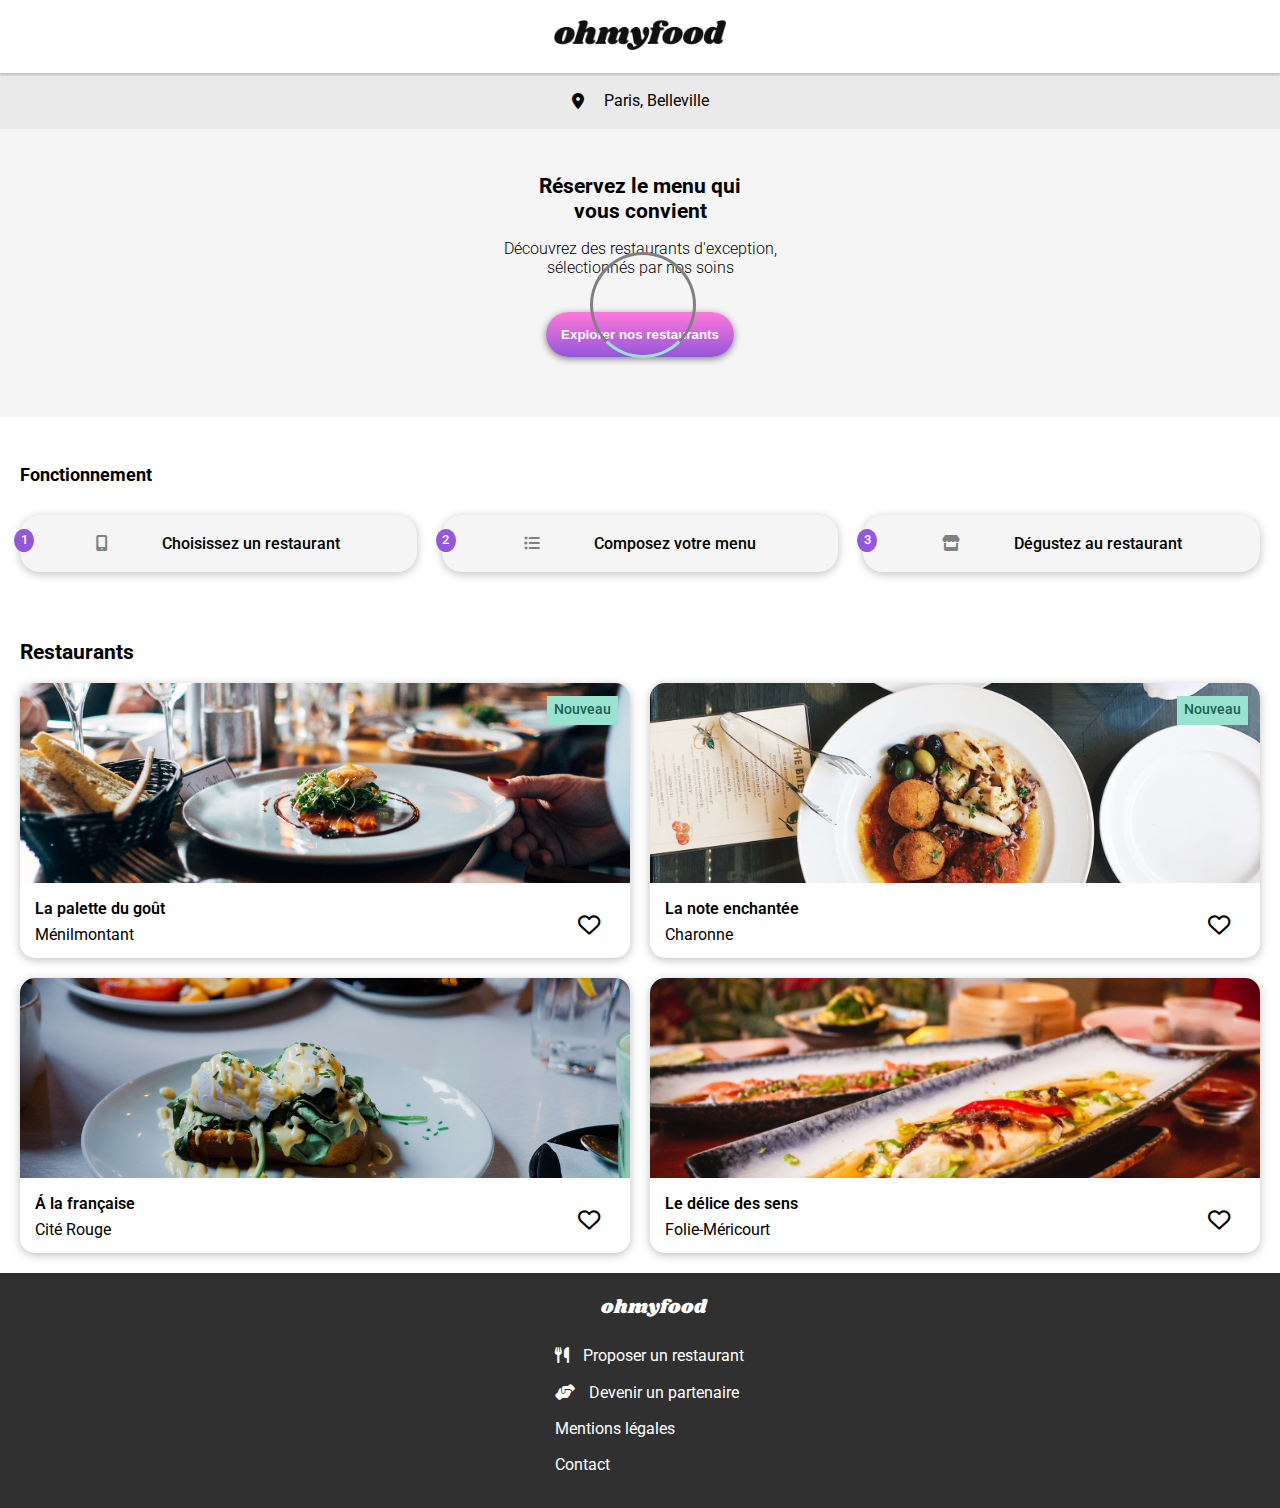
<file: index.html>
<!DOCTYPE html>
<html lang="fr">
<head>
    <meta charset="UTF-8">
    <meta http-equiv="X-UA-Compatible" content="IE=edge">
    <meta name="viewport" content="width=device-width, initial-scale=1.0">
    <link rel="stylesheet" href="https://cdnjs.cloudflare.com/ajax/libs/font-awesome/6.2.1/css/all.min.css">
    <link rel="stylesheet" href="css/style.css">
    <title>Ohmyfood</title>
</head>
<body>
    <div class="container">
        <div class="loader"></div>
        <header class="header">
            <div class="logo">
                <img src="images/logo/ohmyfood.png" alt="logo du site">
            </div>
        </header>
        <section class="presentation">
            <div class="location">
                <i class="fa-solid fa-location-dot"></i>
                <p>Paris, Belleville</p>
            </div>
            <div class="description">
                <h1>Réservez le menu qui vous convient</h1>
                <p>Découvrez des restaurants d'exception, sélectionnés par nos soins</p>
                <button>Explorer nos restaurants</button>
            </div>
        </section>
        <section class="functioning">
            <h2>Fonctionnement</h2>
            <nav>
                <ol class="list">
                    <li><a href="#"><span>1</span><i class="fa-solid fa-mobile-screen"></i> Choisissez un restaurant</a></li>
                    <li><a href="#"><span>2</span><i class="fa-solid fa-list-ul"></i> Composez votre menu</a></li>
                    <li><a href="#"><span>3</span><i class="fa-solid fa-store"></i> Dégustez au restaurant</a></li>
                </ol>
            </nav>
        </section>
        <main>
            <section class="restaurant">
                <h1>Restaurants</h1>
                <div class="card-box">
                    <a href="pages/palette.html" class="restaurant-card">
                        <div class="new">
                            <img src="images/restaurants/jay.jpg" alt="" width="200" height="200">
                            <span class="tag">Nouveau</span>
                            <div class="card-content">
                                <h3>La palette du goût</h3>
                                <p>Ménilmontant</p>
                                <i class="fa-regular fa-heart"></i>
                                <i class="fa-solid fa-heart full-heart"></i>
                            </div>
                        </div>
                    </a>
                    <a href="pages/note.html" class="restaurant-card">
                        <div class="new">
                            <img src="images/restaurants/stil.jpg" alt="" width="200" height="200">
                            <span class="tag">Nouveau</span>
                            <div class="card-content">
                                <h3>La note enchantée</h3>
                                <p>Charonne</p>
                                <i class="fa-regular fa-heart"></i>
                                <i class="fa-solid fa-heart full-heart"></i>
                            </div>
                        </div>
                    </a>
                    <a href="pages/francaise.html" class="restaurant-card">
                        <div>
                            <img src="images/restaurants/toa.jpg" alt="" width="200" height="200">
                            <div class="card-content">
                                <h3>&Aacute; la française</h3>
                                <p>Cité Rouge</p>
                                <i class="fa-regular fa-heart"></i>
                                <i class="fa-solid fa-heart full-heart"></i>
                            </div>
                        </div>
                    </a>
                    <a href="pages/delice.html" class="restaurant-card">
                        <div>
                            <img src="images/restaurants/louis.jpg" alt="" width="200" height="200">
                            <div class="card-content">
                                <h3>Le délice des sens</h3>
                                <p>Folie-Méricourt</p>
                                <i class="fa-regular fa-heart"></i>
                                <i class="fa-solid fa-heart full-heart"></i>
                            </div>
                        </div>
                    </a>
                </div>
            </section>
        </main>
        <footer class="footer">
            <h4>ohmyfood</h4>
            <ul>
                <li> <a href="#"><i class="fa-solid fa-utensils"></i> Proposer un restaurant</a></li>
                <li><a href="#"><i class="fa-solid fa-handshake-angle"></i> Devenir un partenaire</a></li>
                <li><a href="#">Mentions légales</a></li>
                <li><a href="#">Contact</a></li>
            </ul>
        </footer>
    </div>
</body>
</html>
</file>
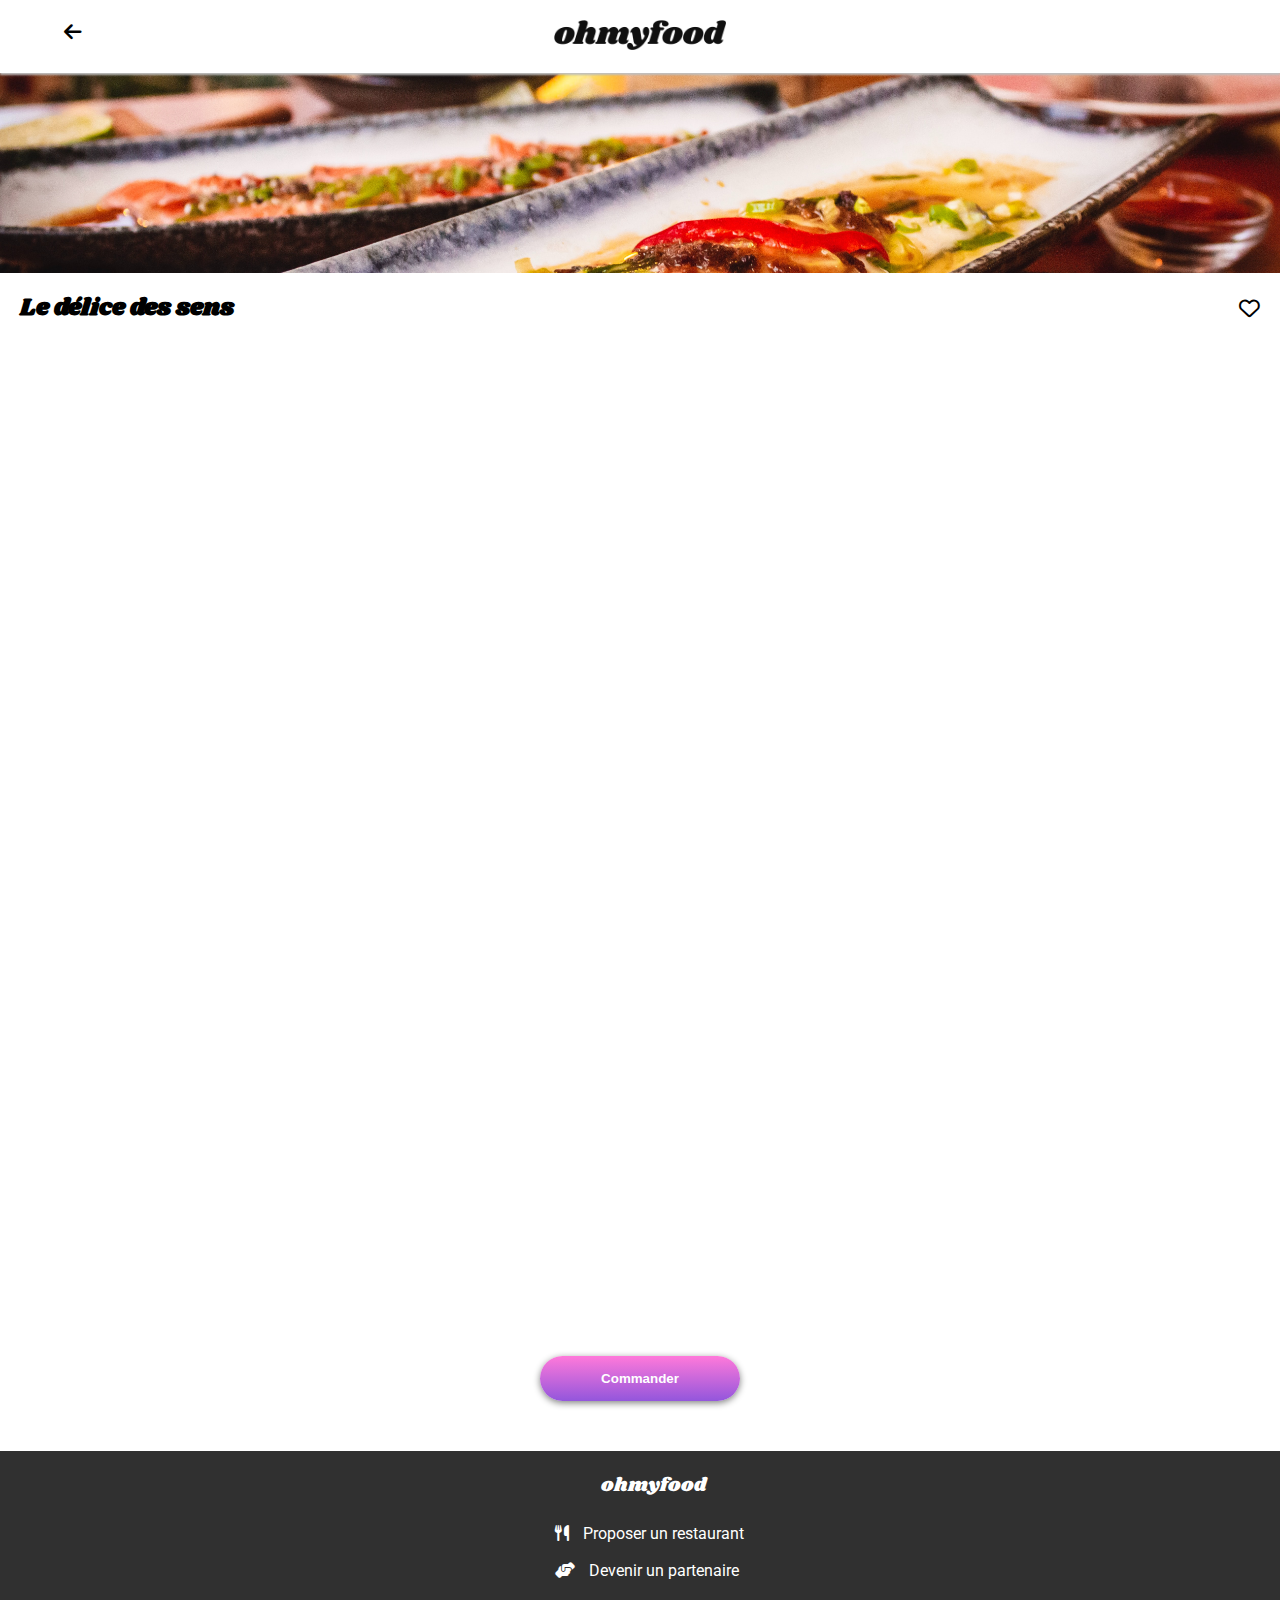
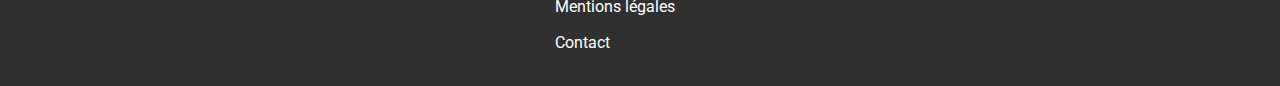
<file: pages/delice.html>
<!DOCTYPE html>
<html lang="fr">
<head>
    <meta charset="UTF-8">
    <meta http-equiv="X-UA-Compatible" content="IE=edge">
    <meta name="viewport" content="width=device-width, initial-scale=1.0">
    <link rel="stylesheet" href="https://cdnjs.cloudflare.com/ajax/libs/font-awesome/6.2.1/css/all.min.css">
    <link rel="stylesheet" href="../css/style.css">
    <title>Ohmyfood - Le délice des sens</title>
</head>
<body>
    <div class="container">
        <header class="header">
            <a href="../index.html"><i class="fa-solid fa-arrow-left"></i></a>
            <div class="logo">
                <img src="../images/logo/ohmyfood.png" alt="logo du site">
            </div>
        </header>
        <main>
            <div class="restaurant-image">
                <img src="../images/restaurants/louis.jpg" alt="restaurant image" width="200" height="200">
            </div>
            <section class="menu">
                <header class="menu-header">
                    <h1>Le délice des sens</h1>
                    <i class="fa-regular fa-heart"></i>
                </header>
                <main>
                    <div class="entrance">
                        <h2>ENTR&Eacute;ES</h2>
                        <span></span>
                        <div class="restaurant-box">
                            <a href="#" class="card">
                                <div class="card-description">
                                    <h3>Tartare de thon</h3>
                                    <div class="price">
                                        <p>Assaisonné au yuzu</p>
                                        <p>25€</p>
                                    </div>
                                </div>
                                <div class="box"><i class="fa-solid fa-circle-check"></i></div>
                            </a>
                            <a href="#" class="card">
                                <div class="card-description">
                                    <h3>Bouchée de homard croustillant</h3>
                                    <div class="price">
                                        <p>Et sa farandole de petits légumes</p>
                                        <p>35€</p>
                                    </div>
                                </div>
                                <div class="box"><i class="fa-solid fa-circle-check"></i></div>
                            </a>
                            <a href="#" class="card">
                                <div class="card-description">
                                    <h3>Velouté de cèpes</h3>
                                    <div class="price">
                                        <p>Aux truffes</p>
                                        <p>20€</p>
                                    </div>
                                </div>
                                <div class="box"><i class="fa-solid fa-circle-check"></i></div>
                            </a>
                        </div>
                    </div>
                    <div class="dish">
                        <h2>PLATS</h2>
                        <span></span>
                        <div class="restaurant-box">
                            <a href="#" class="card">
                                <div class="card-description">
                                    <h3>Poulet rôti aux herbes de Provence</h3>
                                    <div class="price">
                                        <p>Et sa crème de truffe</p>
                                        <p>40€</p>
                                    </div>
                                </div>
                                <div class="box"><i class="fa-solid fa-circle-check"></i></div>
                            </a>
                            <a href="#" class="card">
                                <div class="card-description">
                                    <h3>Langouste rôtie</h3>
                                    <div class="price">
                                        <p>Et ses légumes de saison</p>
                                        <p>35€</p>
                                    </div>
                                </div>
                                <div class="box"><i class="fa-solid fa-circle-check"></i></div>
                            </a>
                            <a href="#" class="card">
                                <div class="card-description">
                                    <h3>Côte de b&oelig;uf Angus</h3>
                                    <div class="price">
                                        <p>Et sa purée de panais</p>
                                        <p>44€</p>
                                    </div>
                                </div>
                                <div class="box"><i class="fa-solid fa-circle-check"></i></div>
                            </a>
                        </div>
                    </div>
                    <div class="dessert">
                        <h2>DESSERTS</h2>
                        <span></span>
                        <div class="restaurant-box">
                            <a href="#" class="card">
                                <div class="card-description">
                                    <h3>Frandole de desserts</h3>
                                    <div class="price">
                                        <p>Du chef</p>
                                        <p>18€</p>
                                    </div>
                                </div>
                                <div class="box"><i class="fa-solid fa-circle-check"></i></div>
                            </a>
                            <a href="#" class="card">
                                <div class="card-description">
                                    <h3>Crème brûlée</h3>
                                    <div class="price">
                                        <p>Revisitée</p>
                                        <p>22€</p>
                                    </div>
                                </div>
                                <div class="box"><i class="fa-solid fa-circle-check"></i></div>
                            </a>
                            <a href="#" class="card">
                                <div class="card-description">
                                    <h3>Tiramisu</h3>
                                    <div class="price">
                                        <p>&Aacute; la noisette</p>
                                        <p>23€</p>
                                    </div>
                                </div>
                                <div class="box"><i class="fa-solid fa-circle-check"></i></div>
                            </a>
                        </div>
                    </div>
                </main>
                <footer>
                    <button>Commander</button>
                </footer>
            </section>
        </main>
        <footer class="footer">
            <h4>ohmyfood</h4>
            <ul>
                <li> <a href="#"><i class="fa-solid fa-utensils"></i> Proposer un restaurant</a></li>
                <li><a href="#"><i class="fa-solid fa-handshake-angle"></i> Devenir un partenaire</a></li>
                <li><a href="#">Mentions légales</a></li>
                <li><a href="#">Contact</a></li>
            </ul>
        </footer>
    </div>
</body>
</html>
</file>
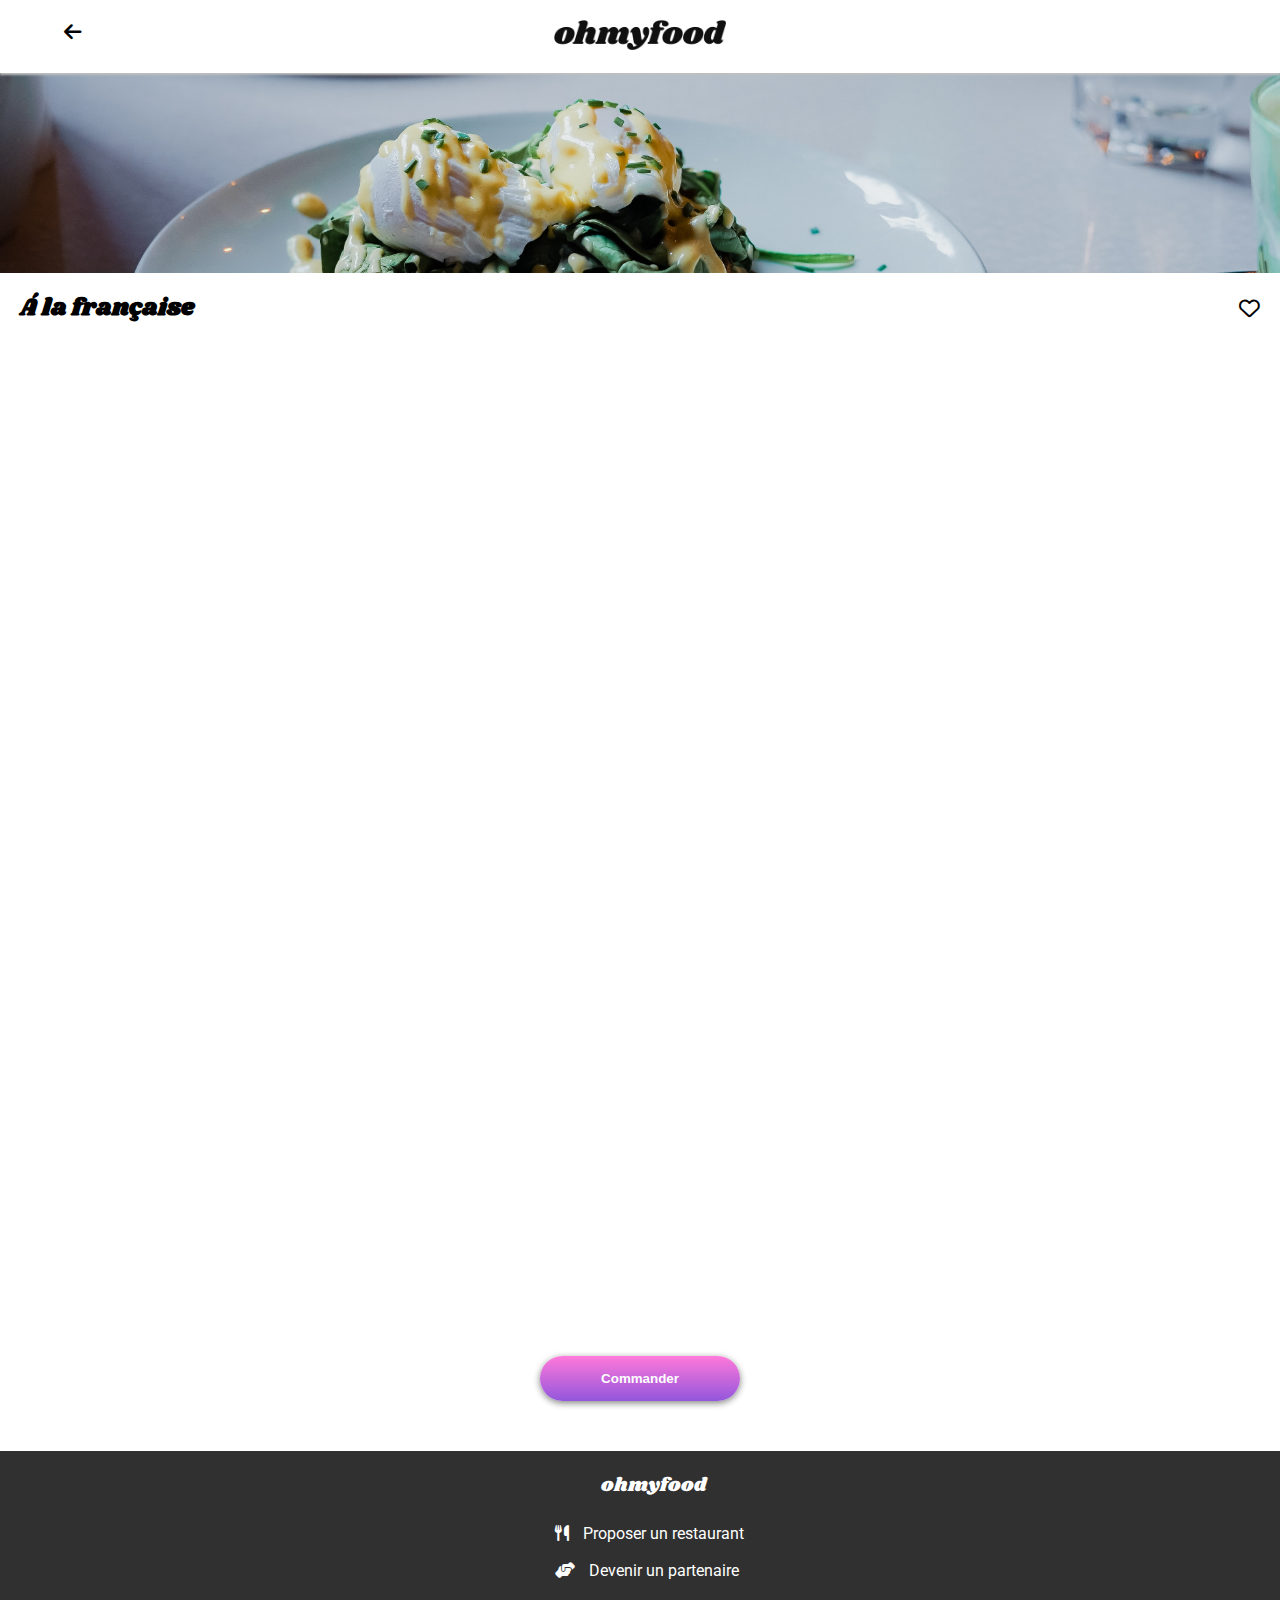
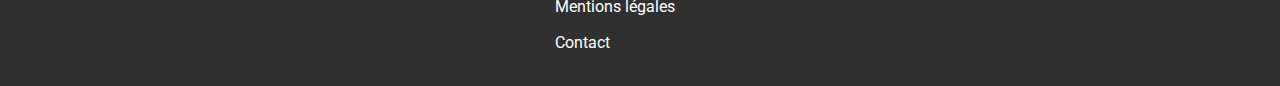
<file: pages/francaise.html>
<!DOCTYPE html>
<html lang="fr">
<head>
    <meta charset="UTF-8">
    <meta http-equiv="X-UA-Compatible" content="IE=edge">
    <meta name="viewport" content="width=device-width, initial-scale=1.0">
    <link rel="stylesheet" href="https://cdnjs.cloudflare.com/ajax/libs/font-awesome/6.2.1/css/all.min.css">
    <link rel="stylesheet" href="../css/style.css">
    <title>Ohmyfood - &Aacute; la française</title>
</head>
<body>
    <div class="container">
        <header class="header">
            <a href="../index.html"><i class="fa-solid fa-arrow-left"></i></a>
            <div class="logo">
                <img src="../images/logo/ohmyfood.png" alt="logo du site">
            </div>
        </header>
        <main>
            <div class="restaurant-image">
                <img src="../images/restaurants/toa.jpg" alt="restaurant image" width="200" height="200">
            </div>
            <section class="menu">
                <header class="menu-header">
                    <h1>&Aacute; la française</h1>
                    <i class="fa-regular fa-heart"></i>
                </header>
                <main>
                    <div class="entrance">
                        <h2>ENTR&Eacute;ES</h2>
                        <span></span>
                        <div class="restaurant-box">
                            <a href="#" class="card">
                                <div class="card-description">
                                    <h3>Tartare de poulpe acidulé</h3>
                                    <div class="price">
                                        <p>Aux zestes d'orange</p>
                                        <p>25€</p>
                                    </div>
                                </div>
                                <div class="box"><i class="fa-solid fa-circle-check"></i></div>
                            </a>
                            <a href="#" class="card">
                                <div class="card-description">
                                    <h3>Velouté de légumes d'antan</h3>
                                    <div class="price">
                                        <p>Carotte, panais, topinambour</p>
                                        <p>35€</p>
                                    </div>
                                </div>
                                <div class="box"><i class="fa-solid fa-circle-check"></i></div>
                            </a>
                            <a href="#" class="card">
                                <div class="card-description">
                                    <h3>Soupe à l'oignon</h3>
                                    <div class="price">
                                        <p>Revisitée</p>
                                        <p>20€</p>
                                    </div>
                                </div>
                                <div class="box"><i class="fa-solid fa-circle-check"></i></div>
                            </a>
                        </div>
                    </div>
                    <div class="dish">
                        <h2>PLATS</h2>
                        <span></span>
                        <div class="restaurant-box">
                            <a href="#" class="card">
                                <div class="card-description">
                                    <h3>Coquilles Saint-Jacques</h3>
                                    <div class="price">
                                        <p>Accompagnées d'une purée de panais</p>
                                        <p>40€</p>
                                    </div>
                                </div>
                                <div class="box"><i class="fa-solid fa-circle-check"></i></div>
                            </a>
                            <a href="#" class="card">
                                <div class="card-description">
                                    <h3>Magret de canard</h3>
                                    <div class="price">
                                        <p>Et parmentier de pomme de terre</p>
                                        <p>35€</p>
                                    </div>
                                </div>
                                <div class="box"><i class="fa-solid fa-circle-check"></i></div>
                            </a>
                            <a href="#" class="card">
                                <div class="card-description">
                                    <h3>Pigeonneau d'Ille-et-Vilaine</h3>
                                    <div class="price">
                                        <p>Sur son lit de gnocchis aux légumes</p>
                                        <p>44€</p>
                                    </div>
                                </div>
                                <div class="box"><i class="fa-solid fa-circle-check"></i></div>
                            </a>
                        </div>
                    </div>
                    <div class="dessert">
                        <h2>DESSERTS</h2>
                        <span></span>
                        <div class="restaurant-box">
                            <a href="#" class="card">
                                <div class="card-description">
                                    <h3>Pétales de violettes glacés</h3>
                                    <div class="price">
                                        <p>Et purée de noisettes</p>
                                        <p>18€</p>
                                    </div>
                                </div>
                                <div class="box"><i class="fa-solid fa-circle-check"></i></div>
                            </a>
                            <a href="#" class="card">
                                <div class="card-description">
                                    <h3>Fondant au chocolat</h3>
                                    <div class="price">
                                        <p>Revisité</p>
                                        <p>22€</p>
                                    </div>
                                </div>
                                <div class="box"><i class="fa-solid fa-circle-check"></i></div>
                            </a>
                            <a href="#" class="card">
                                <div class="card-description">
                                    <h3>Millefeuille croustillant</h3>
                                    <div class="price">
                                        <p>Myrtilles et pâte d'amande</p>
                                        <p>23€</p>
                                    </div>
                                </div>
                                <div class="box"><i class="fa-solid fa-circle-check"></i></div>
                            </a>
                        </div>
                    </div>
                </main>
                <footer>
                    <button>Commander</button>
                </footer>
            </section>
        </main>
        <footer class="footer">
            <h4>ohmyfood</h4>
            <ul>
                <li> <a href="#"><i class="fa-solid fa-utensils"></i> Proposer un restaurant</a></li>
                <li><a href="#"><i class="fa-solid fa-handshake-angle"></i> Devenir un partenaire</a></li>
                <li><a href="#">Mentions légales</a></li>
                <li><a href="#">Contact</a></li>
            </ul>
        </footer>
    </div>
</body>
</html>
</file>
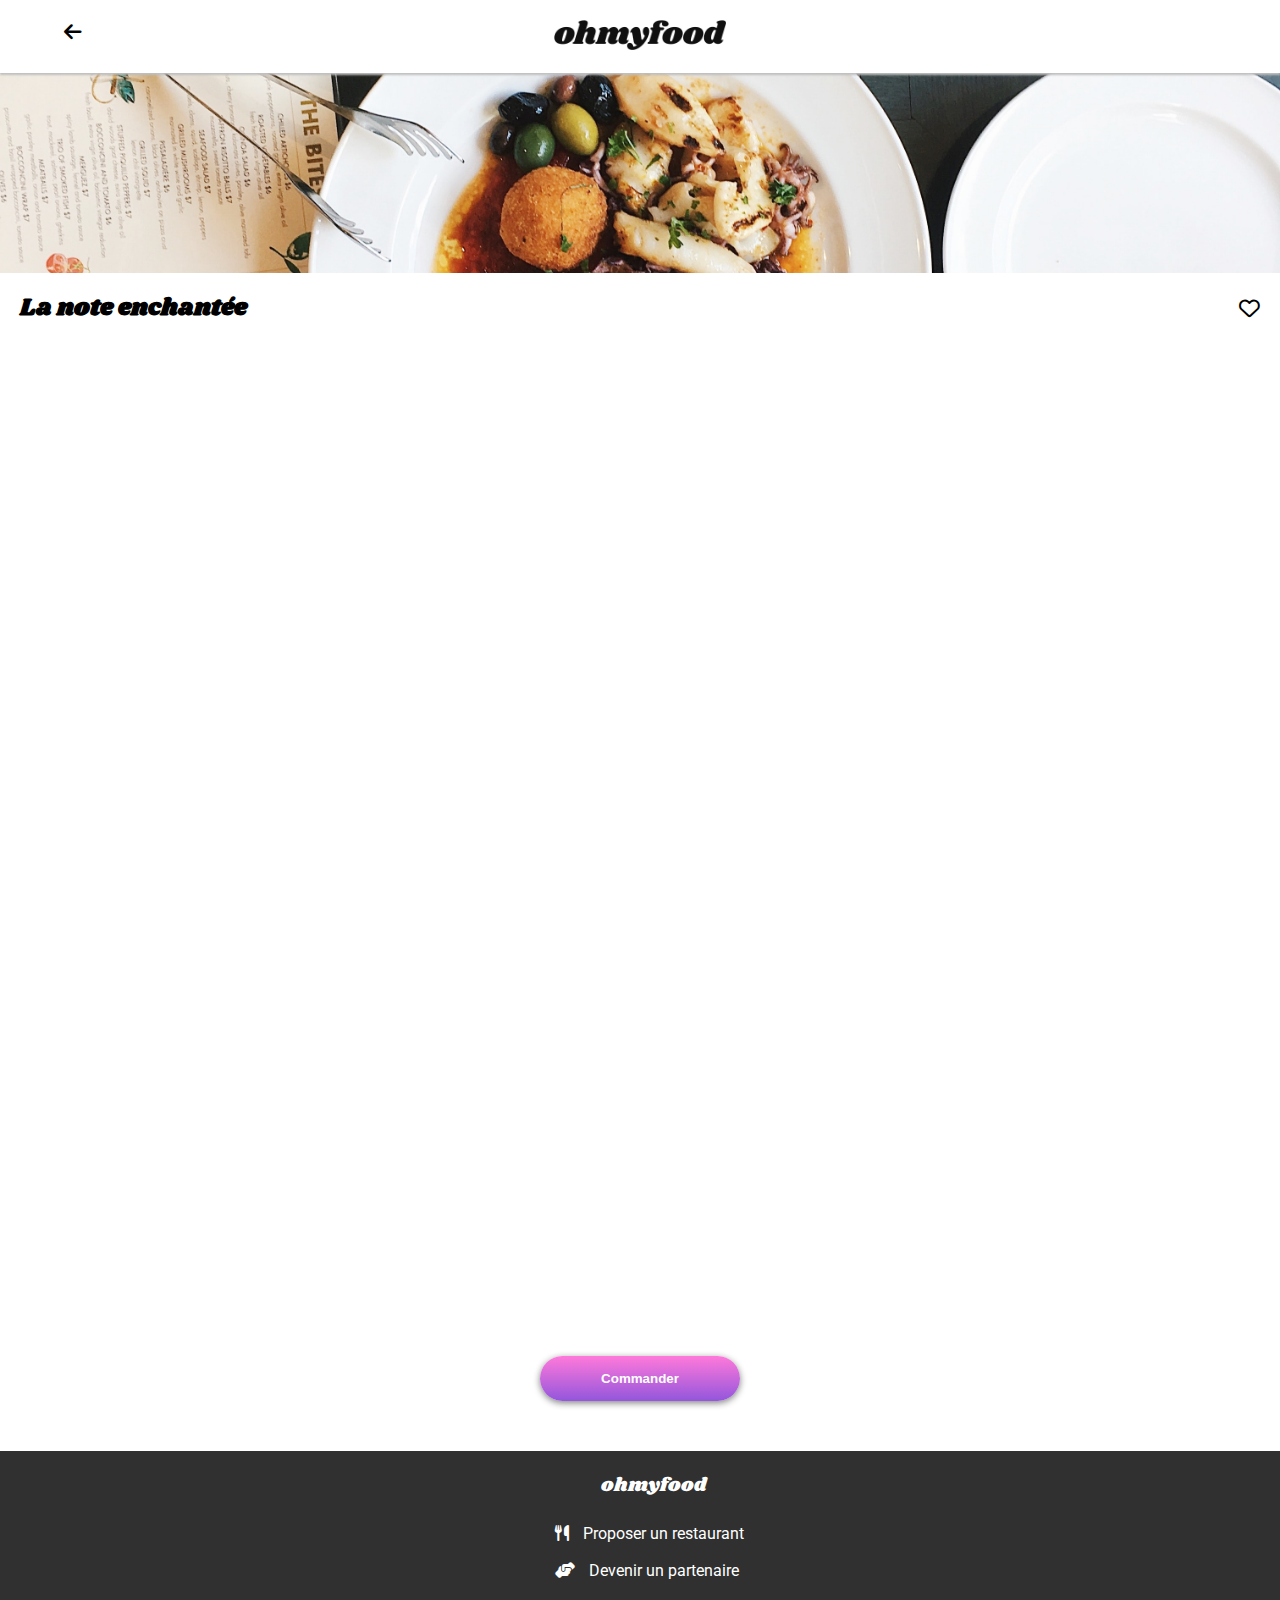
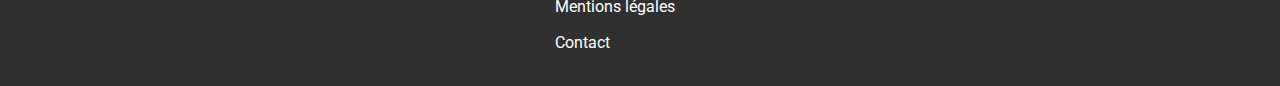
<file: pages/note.html>
<!DOCTYPE html>
<html lang="fr">
<head>
    <meta charset="UTF-8">
    <meta http-equiv="X-UA-Compatible" content="IE=edge">
    <meta name="viewport" content="width=device-width, initial-scale=1.0">
    <link rel="stylesheet" href="https://cdnjs.cloudflare.com/ajax/libs/font-awesome/6.2.1/css/all.min.css">
    <link rel="stylesheet" href="../css/style.css">
    <title>Ohmyfood - La note enchantée</title>
</head>
<body>
    <div class="container">
        <header class="header">
            <a href="../index.html"><i class="fa-solid fa-arrow-left"></i></a>
            <div class="logo">
                <img src="../images/logo/ohmyfood.png" alt="logo du site">
            </div>
        </header>
        <main>
            <div class="restaurant-image">
                <img src="../images/restaurants/stil.jpg" alt="restaurant image" width="200" height="200">
            </div>
            <section class="menu">
                <header class="menu-header">
                    <h1>La note enchantée</h1>
                    <i class="fa-regular fa-heart"></i>
                </header>
                <main>
                    <div class="entrance">
                        <h2>ENTR&Eacute;ES</h2>
                        <span></span>
                        <div class="restaurant-box">
                            <a href="#" class="card">
                                <div class="card-description">
                                    <h3>Raviole de foie gras</h3>
                                    <div class="price">
                                        <p>Accompagnées de leur crème à la truffe</p>
                                        <p>25€</p>
                                    </div>
                                </div>
                                <div class="box"><i class="fa-solid fa-circle-check"></i></div>
                            </a>
                            <a href="#" class="card">
                                <div class="card-description">
                                    <h3>Caviar osciètre</h3>
                                    <div class="price">
                                        <p>Sur blini à la farine de blé noir</p>
                                        <p>35€</p>
                                    </div>
                                </div>
                                <div class="box"><i class="fa-solid fa-circle-check"></i></div>
                            </a>
                            <a href="#" class="card">
                                <div class="card-description">
                                    <h3>Homard et espuma de potiron</h3>
                                    <div class="price">
                                        <p>Marinés aux zeste d'orange</p>
                                        <p>20€</p>
                                    </div>
                                </div>
                                <div class="box"><i class="fa-solid fa-circle-check"></i></div>
                            </a>
                            <a href="#" class="card">
                                <div class="card-description">
                                    <h3>Foie gras de canard cuit entier</h3>
                                    <div class="price">
                                        <p>Confiture de figue et pain toasté</p>
                                        <p>35€</p>
                                    </div>
                                </div>
                                <div class="box"><i class="fa-solid fa-circle-check"></i></div>
                            </a>
                        </div>
                    </div>
                    <div class="dish">
                        <h2>PLATS</h2>
                        <span></span>
                        <div class="restaurant-box">
                            <a href="#" class="card">
                                <div class="card-description">
                                    <h3>Noix de coquilles Saint-Jacques</h3>
                                    <div class="price">
                                        <p>Sur lit de purée de céléri-rave</p>
                                        <p>40€</p>
                                    </div>
                                </div>
                                <div class="box"><i class="fa-solid fa-circle-check"></i></div>
                            </a>
                            <a href="#" class="card">
                                <div class="card-description">
                                    <h3>Langoustine poêlée</h3>
                                    <div class="price">
                                        <p>Et purée de patate douce</p>
                                        <p>35€</p>
                                    </div>
                                </div>
                                <div class="box"><i class="fa-solid fa-circle-check"></i></div>
                            </a>
                            <a href="#" class="card">
                                <div class="card-description">
                                    <h3>Mijoté de queue de b&oelig;uf</h3>
                                    <div class="price">
                                        <p>Et riz sauvage aux zeste de citron</p>
                                        <p>44€</p>
                                    </div>
                                </div>
                                <div class="box"><i class="fa-solid fa-circle-check"></i></div>
                            </a>
                        </div>
                    </div>
                    <div class="dessert">
                        <h2>DESSERTS</h2>
                        <span></span>
                        <div class="restaurant-box">
                            <a href="#" class="card">
                                <div class="card-description">
                                    <h3>Macaron noisette et chocolat</h3>
                                    <div class="price">
                                        <p>Glace au caramel brun et sel de Guérande</p>
                                        <p>18€</p>
                                    </div>
                                </div>
                                <div class="box"><i class="fa-solid fa-circle-check"></i></div>
                            </a>
                            <a href="#" class="card">
                                <div class="card-description">
                                    <h3>Baba au rhum revisité</h3>
                                    <div class="price">
                                        <p>Avec son coulis de citron</p>
                                        <p>22€</p>
                                    </div>
                                </div>
                                <div class="box"><i class="fa-solid fa-circle-check"></i></div>
                            </a>
                            <a href="#" class="card">
                                <div class="card-description">
                                    <h3>Tarte au citron meringuée</h3>
                                    <div class="price">
                                        <p>Déstructurée</p>
                                        <p>23€</p>
                                    </div>
                                </div>
                                <div class="box"><i class="fa-solid fa-circle-check"></i></div>
                            </a>
                        </div>
                    </div>
                </main>
                <footer>
                    <button>Commander</button>
                </footer>
            </section>
        </main>
        <footer class="footer">
            <h4>ohmyfood</h4>
            <ul>
                <li> <a href="#"><i class="fa-solid fa-utensils"></i> Proposer un restaurant</a></li>
                <li><a href="#"><i class="fa-solid fa-handshake-angle"></i> Devenir un partenaire</a></li>
                <li><a href="#">Mentions légales</a></li>
                <li><a href="#">Contact</a></li>
            </ul>
        </footer>
    </div>
</body>
</html>
</file>
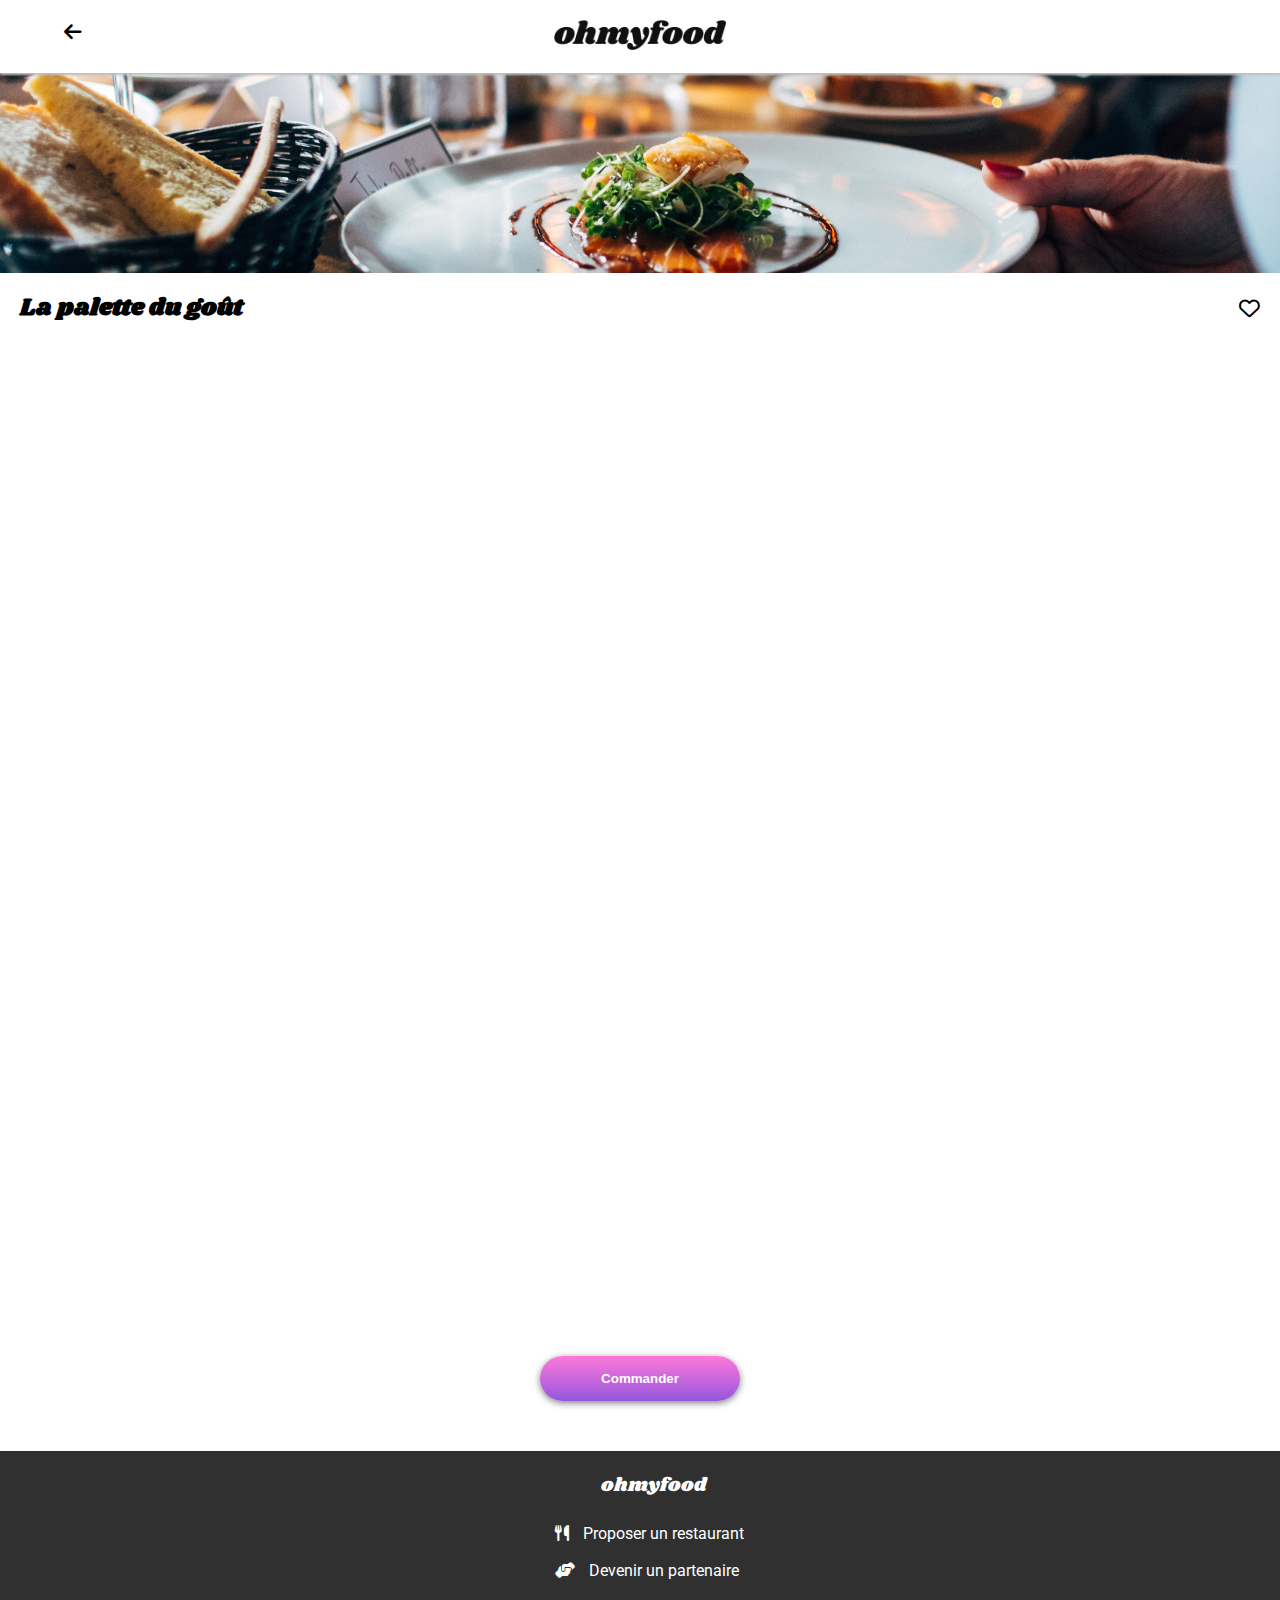
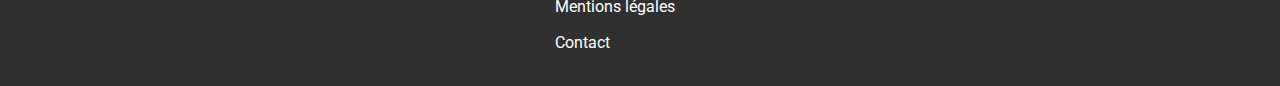
<file: pages/palette.html>
<!DOCTYPE html>
<html lang="fr">
<head>
    <meta charset="UTF-8">
    <meta http-equiv="X-UA-Compatible" content="IE=edge">
    <meta name="viewport" content="width=device-width, initial-scale=1.0">
    <link rel="stylesheet" href="https://cdnjs.cloudflare.com/ajax/libs/font-awesome/6.2.1/css/all.min.css">
    <link rel="stylesheet" href="../css/style.css">
    <title>Ohmyfood - La palette du goût</title>
</head>
<body>
    <div class="container">
        <header class="header">
            <a href="../index.html"><i class="fa-solid fa-arrow-left"></i></a>
            <div class="logo">
                <img src="../images/logo/ohmyfood.png" alt="logo du site">
            </div>
        </header>
        <main>
            <div class="restaurant-image">
                <img src="../images/restaurants/jay.jpg" alt="restaurant image" width="200" height="200">
            </div>
            <section class="menu">
                <header class="menu-header">
                    <h1>La palette du goût</h1>
                    <i class="fa-regular fa-heart"></i>
                </header>
                <main>
                    <div class="entrance">
                        <h2>ENTR&Eacute;ES</h2>
                        <span></span>
                        <div class="restaurant-box">
                            <a href="#" class="card">
                                <div class="card-description">
                                    <h3>Fricassée d'escargot</h3>
                                    <div class="price">
                                        <p>Au piment d'Espelette</p>
                                        <p>25€</p>
                                    </div>
                                </div>
                                <div class="box"><i class="fa-solid fa-circle-check"></i></div>
                            </a>
                            <a href="#" class="card">
                                <div class="card-description">
                                    <h3>Foie gras de canard mi-cuit</h3>
                                    <div class="price">
                                        <p>Et ses copeaux de truffe noir</p>
                                        <p>35€</p>
                                    </div>
                                </div>
                                <div class="box"><i class="fa-solid fa-circle-check"></i></div>
                            </a>
                            <a href="#" class="card">
                                <div class="card-description">
                                    <h3>&OElig;uf au plat</h3>
                                    <div class="price">
                                        <p>Assaisonné à la truffe sur lit de caviar</p>
                                        <p>20€</p>
                                    </div>
                                </div>
                                <div class="box"><i class="fa-solid fa-circle-check"></i></div>
                            </a>
                        </div>
                    </div>
                    <div class="dish">
                        <h2>PLATS</h2>
                        <span></span>
                        <div class="restaurant-box">
                            <a href="#" class="card">
                                <div class="card-description">
                                    <h3>Filet de b&oelig;uf aux herbes</h3>
                                    <div class="price">
                                        <p>Accompagné de sa ribambelle de légumes</p>
                                        <p>40€</p>
                                    </div>
                                </div>
                                <div class="box"><i class="fa-solid fa-circle-check"></i></div>
                            </a>
                            <a href="#" class="card">
                                <div class="card-description">
                                    <h3>Parmentier de queue de b&oelig;uf</h3>
                                    <div class="price">
                                        <p>&Aacute; la truffe noire sur sa purée de panais</p>
                                        <p>35€</p>
                                    </div>
                                </div>
                                <div class="box"><i class="fa-solid fa-circle-check"></i></div>
                            </a>
                            <a href="#" class="card">
                                <div class="card-description">
                                    <h3>Filet de turbot</h3>
                                    <div class="price">
                                        <p>Aux agrumes</p>
                                        <p>44€</p>
                                    </div>
                                </div>
                                <div class="box"><i class="fa-solid fa-circle-check"></i></div>
                            </a>
                        </div>
                    </div>
                    <div class="dessert">
                        <h2>DESSERTS</h2>
                        <span></span>
                        <div class="restaurant-box">
                            <a href="#" class="card">
                                <div class="card-description">
                                    <h3>Paris-Brest</h3>
                                    <div class="price">
                                        <p>Revisité</p>
                                        <p>18€</p>
                                    </div>
                                </div>
                                <div class="box"><i class="fa-solid fa-circle-check"></i></div>
                            </a>
                            <a href="#" class="card">
                                <div class="card-description">
                                    <h3>Macaron au chocolat d'exception</h3>
                                    <div class="price">
                                        <p>Et glace à la vanille de Madagascar</p>
                                        <p>22€</p>
                                    </div>
                                </div>
                                <div class="box"><i class="fa-solid fa-circle-check"></i></div>
                            </a>
                            <a href="#" class="card">
                                <div class="card-description">
                                    <h3>Mousse au chocolat</h3>
                                    <div class="price">
                                        <p>Au piment d'Espelette et à la truffe noire</p>
                                        <p>23€</p>
                                    </div>
                                </div>
                                <div class="box"><i class="fa-solid fa-circle-check"></i></div>
                            </a>
                        </div>
                    </div>
                </main>
                <footer>
                    <button>Commander</button>
                </footer>
            </section>
        </main>
        <footer class="footer">
            <h4>ohmyfood</h4>
            <ul>
                <li> <a href="#"><i class="fa-solid fa-utensils"></i> Proposer un restaurant</a></li>
                <li><a href="#"><i class="fa-solid fa-handshake-angle"></i> Devenir un partenaire</a></li>
                <li><a href="#">Mentions légales</a></li>
                <li><a href="#">Contact</a></li>
            </ul>
        </footer>
    </div>
</body>
</html>
</file>
<file: css/style.css>
/* http://meyerweb.com/eric/tools/css/reset/ 
   v2.0 | 20110126
   License: none (public domain)
*/
@import url("https://fonts.googleapis.com/css2?family=Shrikhand&display=swap");
@import url("https://fonts.googleapis.com/css2?family=Roboto:wght@100;400;500;700;900&display=swap");
html, body, div, span, applet, object, iframe,
h1, h2, h3, h4, h5, h6, p, blockquote, pre,
a, abbr, acronym, address, big, cite, code,
del, dfn, em, img, ins, kbd, q, s, samp,
small, strike, strong, sub, sup, tt, var,
b, u, i, center,
dl, dt, dd, ol, ul, li,
fieldset, form, label, legend,
table, caption, tbody, tfoot, thead, tr, th, td,
article, aside, canvas, details, embed,
figure, figcaption, footer, header, hgroup,
menu, nav, output, ruby, section, summary,
time, mark, audio, video {
  margin: 0;
  padding: 0;
  border: 0;
  font-size: 100%;
  font: inherit;
  vertical-align: baseline;
}

/* HTML5 display-role reset for older browsers */
article, aside, details, figcaption, figure,
footer, header, hgroup, menu, nav, section {
  display: block;
}

body {
  line-height: 1;
}

ol, ul {
  list-style: none;
}

blockquote, q {
  quotes: none;
}

blockquote:before, blockquote:after,
q:before, q:after {
  content: "";
  content: none;
}

table {
  border-collapse: collapse;
  border-spacing: 0;
}

a {
  text-decoration: none;
}

body {
  font-family: "Roboto", sans-serif;
}

.footer h4 {
  font-family: "Shrikhand", sans-serif;
  font-weight: normal;
  font-size: 1.2rem;
}

.header {
  position: relative;
  display: flex;
  justify-content: center;
  align-items: center;
  box-shadow: 0 2px 2px rgb(191, 191, 191);
}
.header a {
  color: #000;
}
.header i {
  position: absolute;
  font-size: 20px;
  top: 30%;
  left: 5%;
}

.logo {
  padding: 20px 0;
  text-align: center;
}

.logo img {
  height: 30px;
}

.restaurant-image img {
  width: 100%;
  -o-object-fit: cover;
     object-fit: cover;
  z-index: -1;
}

.menu {
  padding: 20px 20px;
}
.menu .menu-header {
  display: flex;
  justify-content: space-between;
  align-items: center;
  gap: 0 150px;
  padding-bottom: 30px;
}
.menu .menu-header h1 {
  font-family: "Shrikhand", sans-serif;
  font-size: 1.5rem;
  font-weight: 700;
}
.menu .menu-header i {
  font-size: 1.3rem;
}

.footer {
  background-color: #303030;
  padding: 25px 0 25px 18px;
}
.footer h4 {
  margin-bottom: 20px;
  margin-left: 10px;
}
.footer a {
  display: block;
  padding: 10px;
}
.footer a i {
  margin-right: 10px;
}
.footer a:hover {
  color: #99e2d0;
}

.footer, .footer a {
  color: #fff;
}

@media screen and (min-width: 992px) {
  .footer {
    display: flex;
    flex-flow: column;
    justify-content: center;
    align-items: center;
  }
}
button {
  padding: 15px;
  border-radius: 50px;
  border: none;
  color: #fff;
  font-weight: 600;
  cursor: pointer;
  background: linear-gradient(to top, #9356dc, #ff79da);
  box-shadow: 0 2px 7px grey;
}

button:hover {
  box-shadow: 0 7px 7px grey;
  filter: brightness(115%);
}

.entrance, .dish, .dessert {
  opacity: 0;
  animation: card-animation 1.5s linear forwards;
}
.entrance h2, .dish h2, .dessert h2 {
  font-weight: 200;
  margin-top: 20px;
}
.entrance span, .dish span, .dessert span {
  display: block;
  height: 2px;
  width: 30px;
  background-color: #99e2d0;
  margin: 5px 0 20px 0;
}

.entrance {
  animation-delay: 0.3s;
}

.dish {
  animation-delay: 0.7s;
}

.dessert {
  animation-delay: 1s;
}

.card {
  display: flex;
  justify-content: space-between;
  color: #000;
  border-radius: 15px;
  margin-bottom: 15px;
  box-shadow: 0 3px 5px rgb(191, 191, 191);
}
.card:hover > .box {
  width: 70px;
}
.card:hover > .box > i {
  opacity: 1;
  animation: check-animation 1s;
}
.card .card-description {
  width: 90%;
  height: 100%;
  padding: 10px;
}
.card h3 {
  font-weight: 500;
  margin-bottom: 5px;
}
.card .price {
  display: flex;
  justify-content: space-between;
}
* .card .price p:nth-child(1) {
  font-size: 0.9rem;
  font-weight: 200;
}
.card .price p:nth-child(2) {
  margin-right: 15px;
}
.card .box {
  display: flex;
  justify-content: center;
  align-items: center;
  height: 60px;
  width: 0px;
  border-radius: 0 15px 15px 0;
  background-color: #99e2d0;
  transition: width 1s;
}
.card .box i {
  transition: opacity 1s;
  color: #fff;
  opacity: 0;
}

.menu footer {
  padding: 30px 0;
  display: flex;
  justify-content: center;
  align-items: center;
}
.menu footer button {
  width: 200px;
}

@keyframes card-animation {
  0% {
    opacity: 0;
  }
  100% {
    opacity: 1;
  }
}
@keyframes check-animation {
  0% {
    transform: rotate(0);
  }
  100% {
    transform: rotate(360deg);
  }
}
@media screen and (min-width: 992px) {
  .restaurant-box {
    display: grid;
    grid-template-columns: 1fr 1fr;
    gap: 0 20px;
  }
  .card {
    flex-flow: column;
    justify-content: center;
    align-items: center;
  }
  .card .card-description {
    display: flex;
    flex-flow: column;
    align-items: center;
    justify-content: center;
    gap: 20px 0;
  }
  .card h3 {
    font-size: 1.2rem;
  }
  .card .price {
    flex-flow: column;
    justify-content: center;
    align-items: center;
    gap: 20px 0;
  }
  .card .price p:nth-child(1) {
    font-size: 1rem;
    font-weight: 200;
  }
  .card .price p:nth-child(2) {
    margin-right: 0;
    font-size: 1rem;
  }
  .card .box {
    height: 0;
    width: 100%;
    border-radius: 0 0 15px 15px;
    transition: height 1s;
  }
  .card:hover > .box {
    height: 70px;
    width: 100%;
  }
}
.container {
  position: relative;
}

.loader {
  position: absolute;
  top: calc(20% - 50px);
  left: calc(50% - 50px);
  width: 100px;
  height: 100px;
  border: 3px solid grey;
  border-bottom: 3px solid #99e2d0;
  border-radius: 50%;
  animation: loading-animation 3s linear 1;
  animation-fill-mode: forwards;
}

.presentation .location {
  position: relative;
  padding: 20px 0;
  display: flex;
  justify-content: center;
  align-items: center;
  gap: 0 20px;
  background-color: rgb(234, 234, 234);
  z-index: -1;
}

.presentation .description {
  display: flex;
  flex-flow: column;
  justify-content: center;
  align-items: center;
  gap: 15px 0;
  padding: 45px 0 60px 0;
  background-color: rgb(245, 245, 245);
}

.presentation .description h1 {
  text-align: center;
  width: 250px;
  font-size: 1.3rem;
  font-weight: 700;
  line-height: 1.2;
}

.presentation .description p {
  text-align: center;
  width: 300px;
  line-height: 1.2;
  margin-bottom: 20px;
  font-weight: 300;
}

.functioning {
  padding: 50px 20px;
}

.functioning h2 {
  font-size: 1.1rem;
  font-weight: 700;
  margin-bottom: 30px;
}

.functioning .list {
  display: flex;
  flex-flow: column;
  justify-content: center;
  align-items: center;
  gap: 25px 0;
}
.functioning .list li {
  width: 100%;
  text-align: center;
}
.functioning .list a {
  position: relative;
  display: block;
  border-radius: 20px;
  color: #000;
  font-weight: 500;
  padding: 20px;
  background-color: rgb(245, 245, 245);
  box-shadow: 0 2px 10px rgb(191, 191, 191);
}
.functioning .list a span {
  position: absolute;
  left: -1.5%;
  top: 25%;
  background-color: #9356dc;
  border-radius: 50%;
  width: 10px;
  padding: 5px;
  color: #fff;
  font-size: 0.8rem;
}
.functioning .list a i {
  margin-right: 50px;
  color: grey;
}
.functioning .list a:hover {
  background-color: #f2eafb;
}
.functioning .list a:hover > i {
  color: #9356dc;
}

.restaurant {
  padding: 20px;
}
.restaurant h1 {
  font-size: 1.3rem;
  font-weight: 700;
  margin-bottom: 20px;
}

.card-box {
  display: flex;
  flex-flow: column;
  gap: 20px 0;
}
.card-box .restaurant-card {
  border-radius: 15px;
  box-shadow: 0 2px 10px rgb(191, 191, 191);
}

.restaurant-card {
  color: #000;
}
.restaurant-card img {
  width: 100%;
  border-radius: 15px 15px 0 0;
  -o-object-fit: cover;
     object-fit: cover;
}
.restaurant-card .card-content {
  position: relative;
  padding: 15px;
}
.restaurant-card .card-content h3 {
  font-weight: 600;
  margin-bottom: 10px;
}
.restaurant-card .card-content i {
  position: absolute;
  right: 5%;
  top: 40%;
  font-size: 1.4rem;
}
.restaurant-card .card-content i:hover + .full-heart {
  height: 1.4rem;
}
.restaurant-card .card-content .full-heart {
  background: linear-gradient(to bottom, #9356dc, #ff79da);
  -webkit-background-clip: text;
          background-clip: text;
  color: transparent;
  height: 0;
  transition: height 2s;
  z-index: -1;
}
.restaurant-card .new {
  position: relative;
}
.restaurant-card .new .tag {
  position: absolute;
  font-size: 0.9rem;
  font-weight: 500;
  top: 5%;
  right: 2%;
  background-color: #99e2d0;
  color: #1b6150;
  padding: 7px;
}

@keyframes loading-animation {
  0% {
    transform: rotate(0deg);
    opacity: 1;
  }
  100% {
    transform: rotate(360deg);
    opacity: 0;
    display: none;
  }
}
@media screen and (min-width: 992px) {
  .functioning .list {
    flex-flow: row;
    gap: 0 25px;
  }
  .restaurant .card-box {
    display: grid;
    grid-template-columns: 1fr 1fr;
    gap: 20px 20px;
  }
}/*# sourceMappingURL=style.css.map */
</file>
